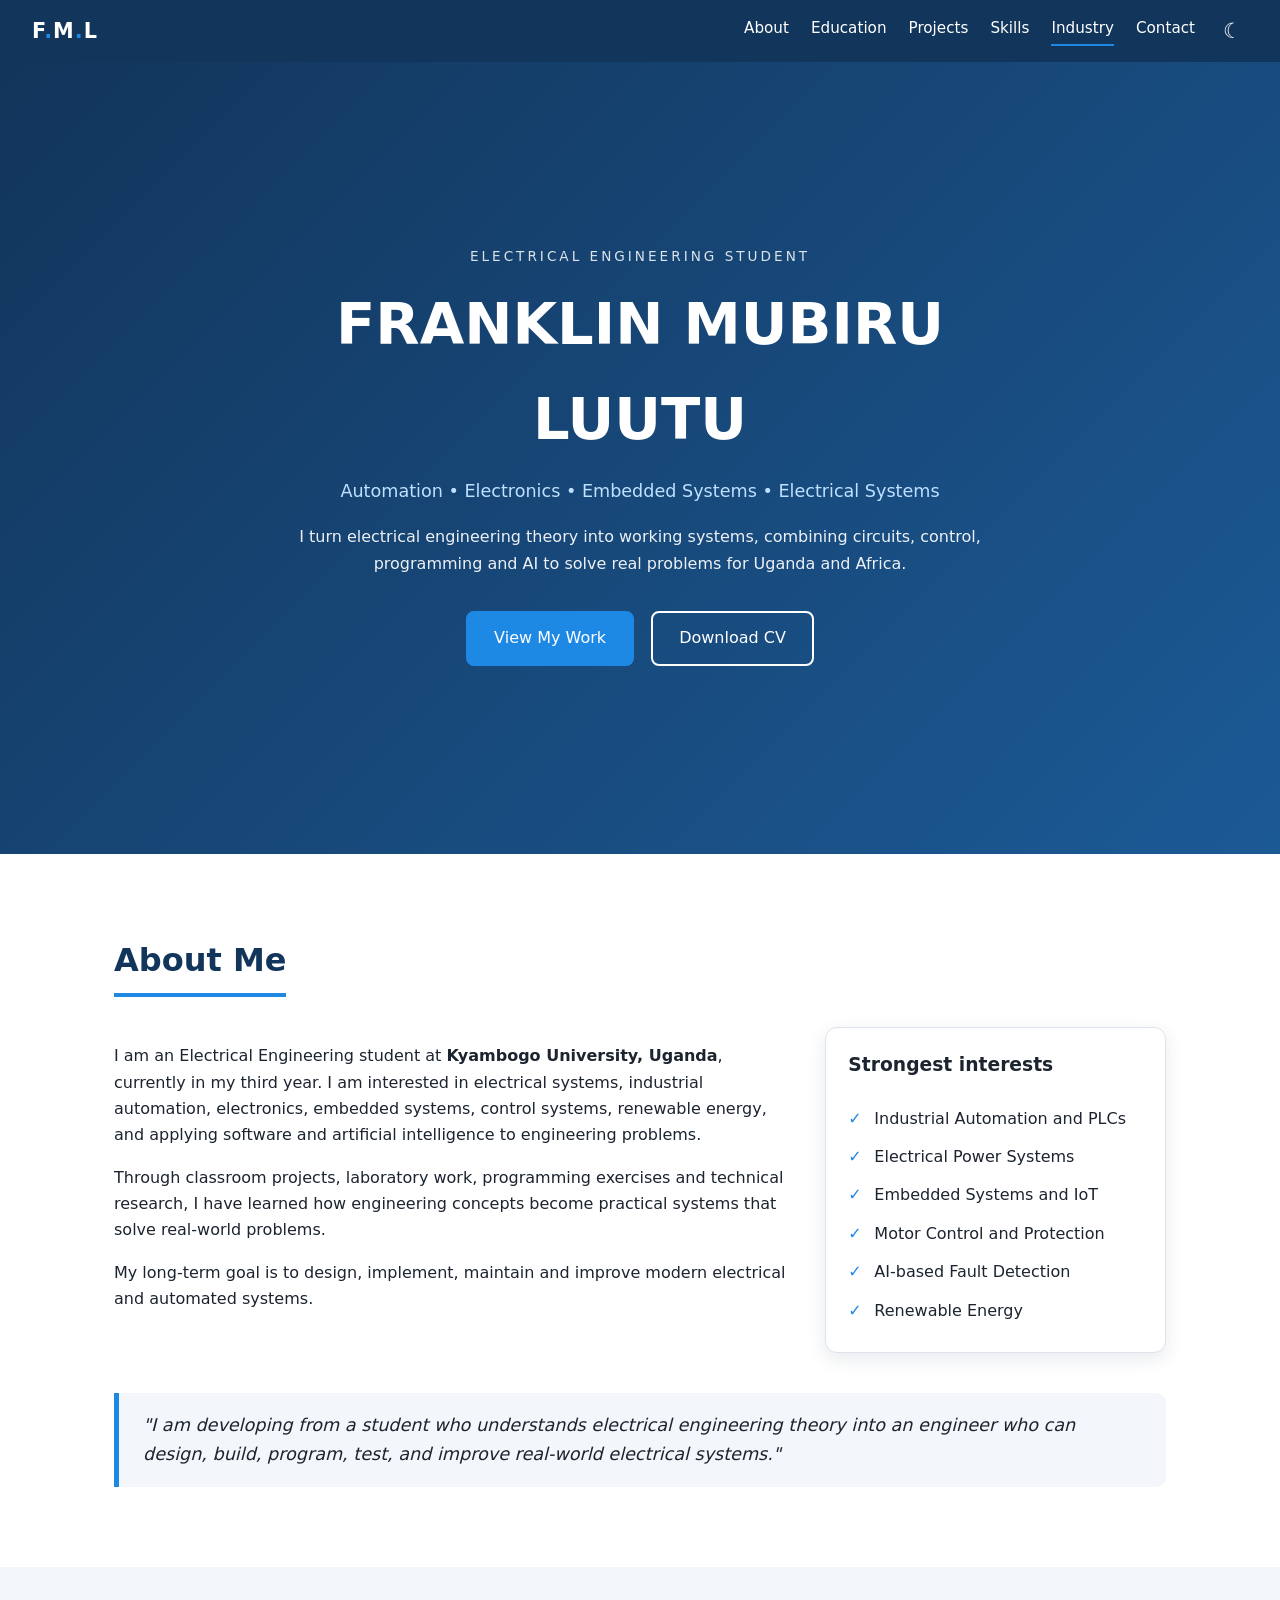
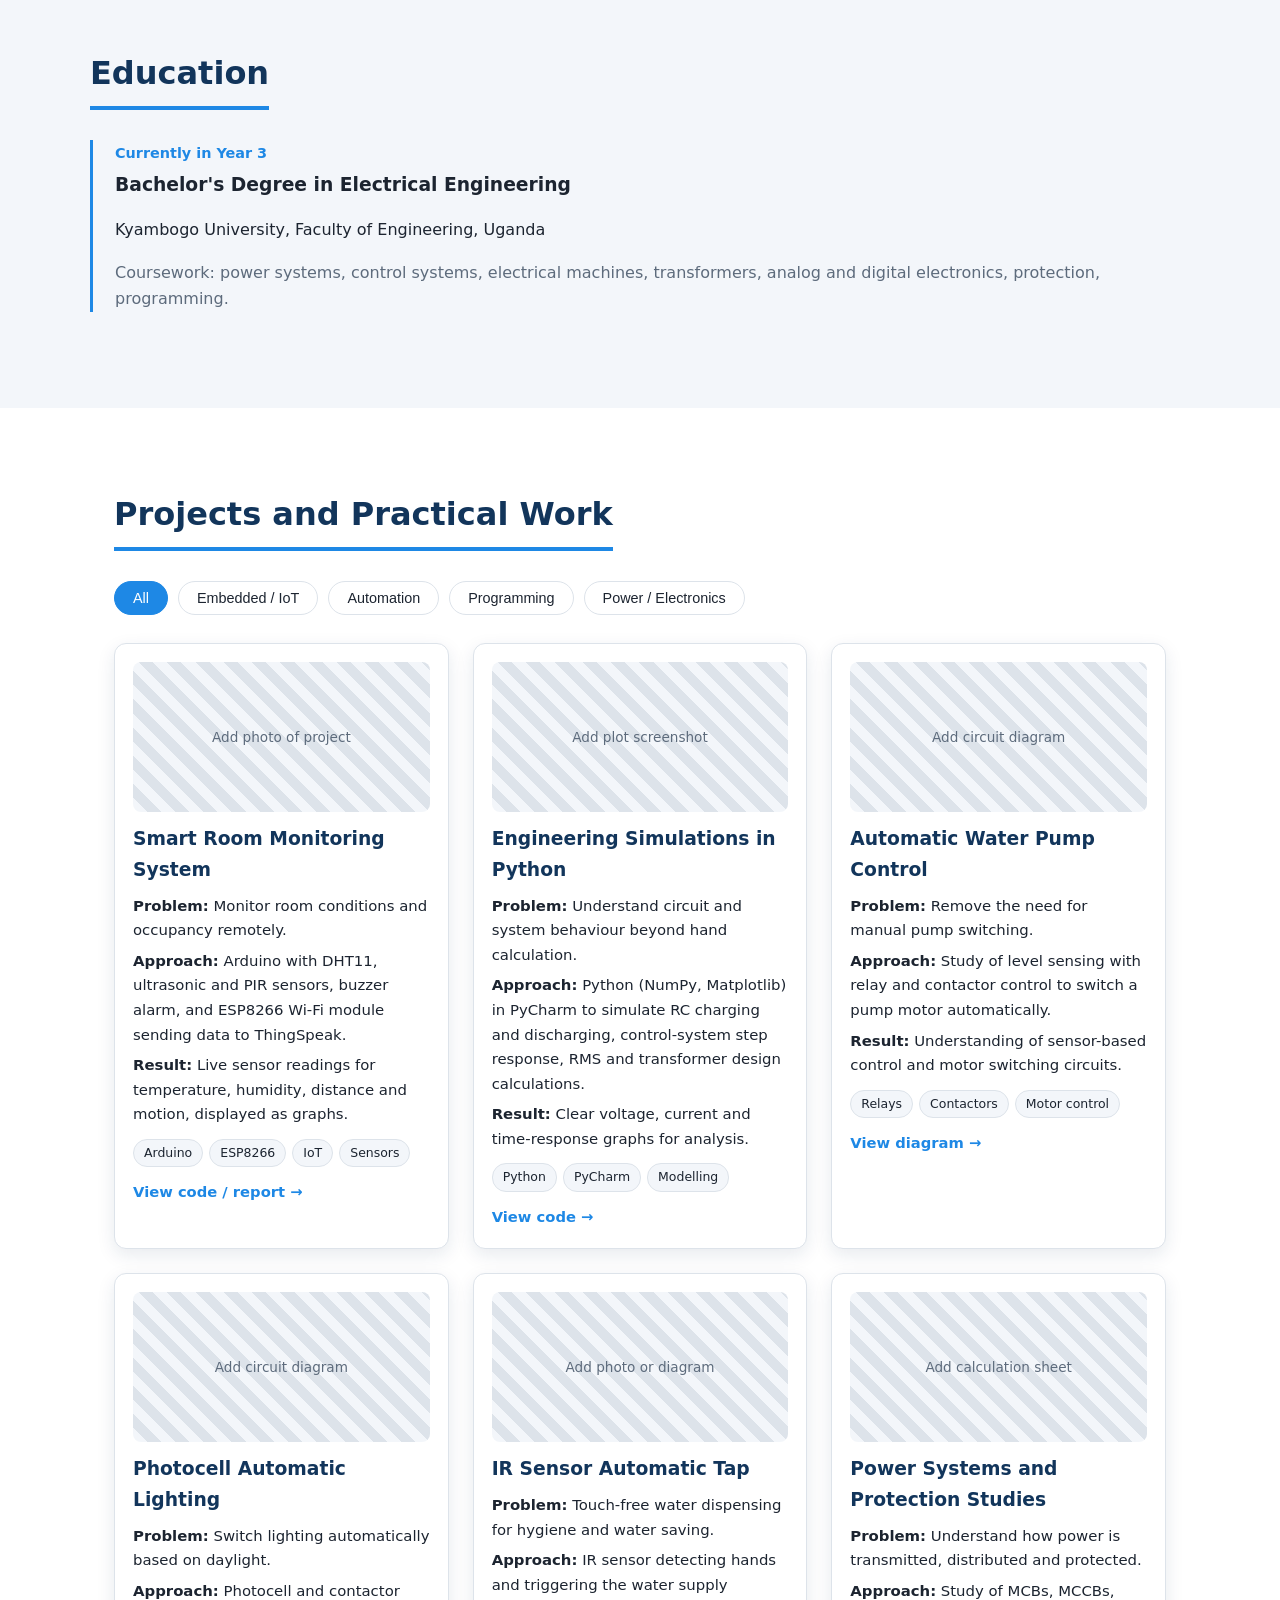
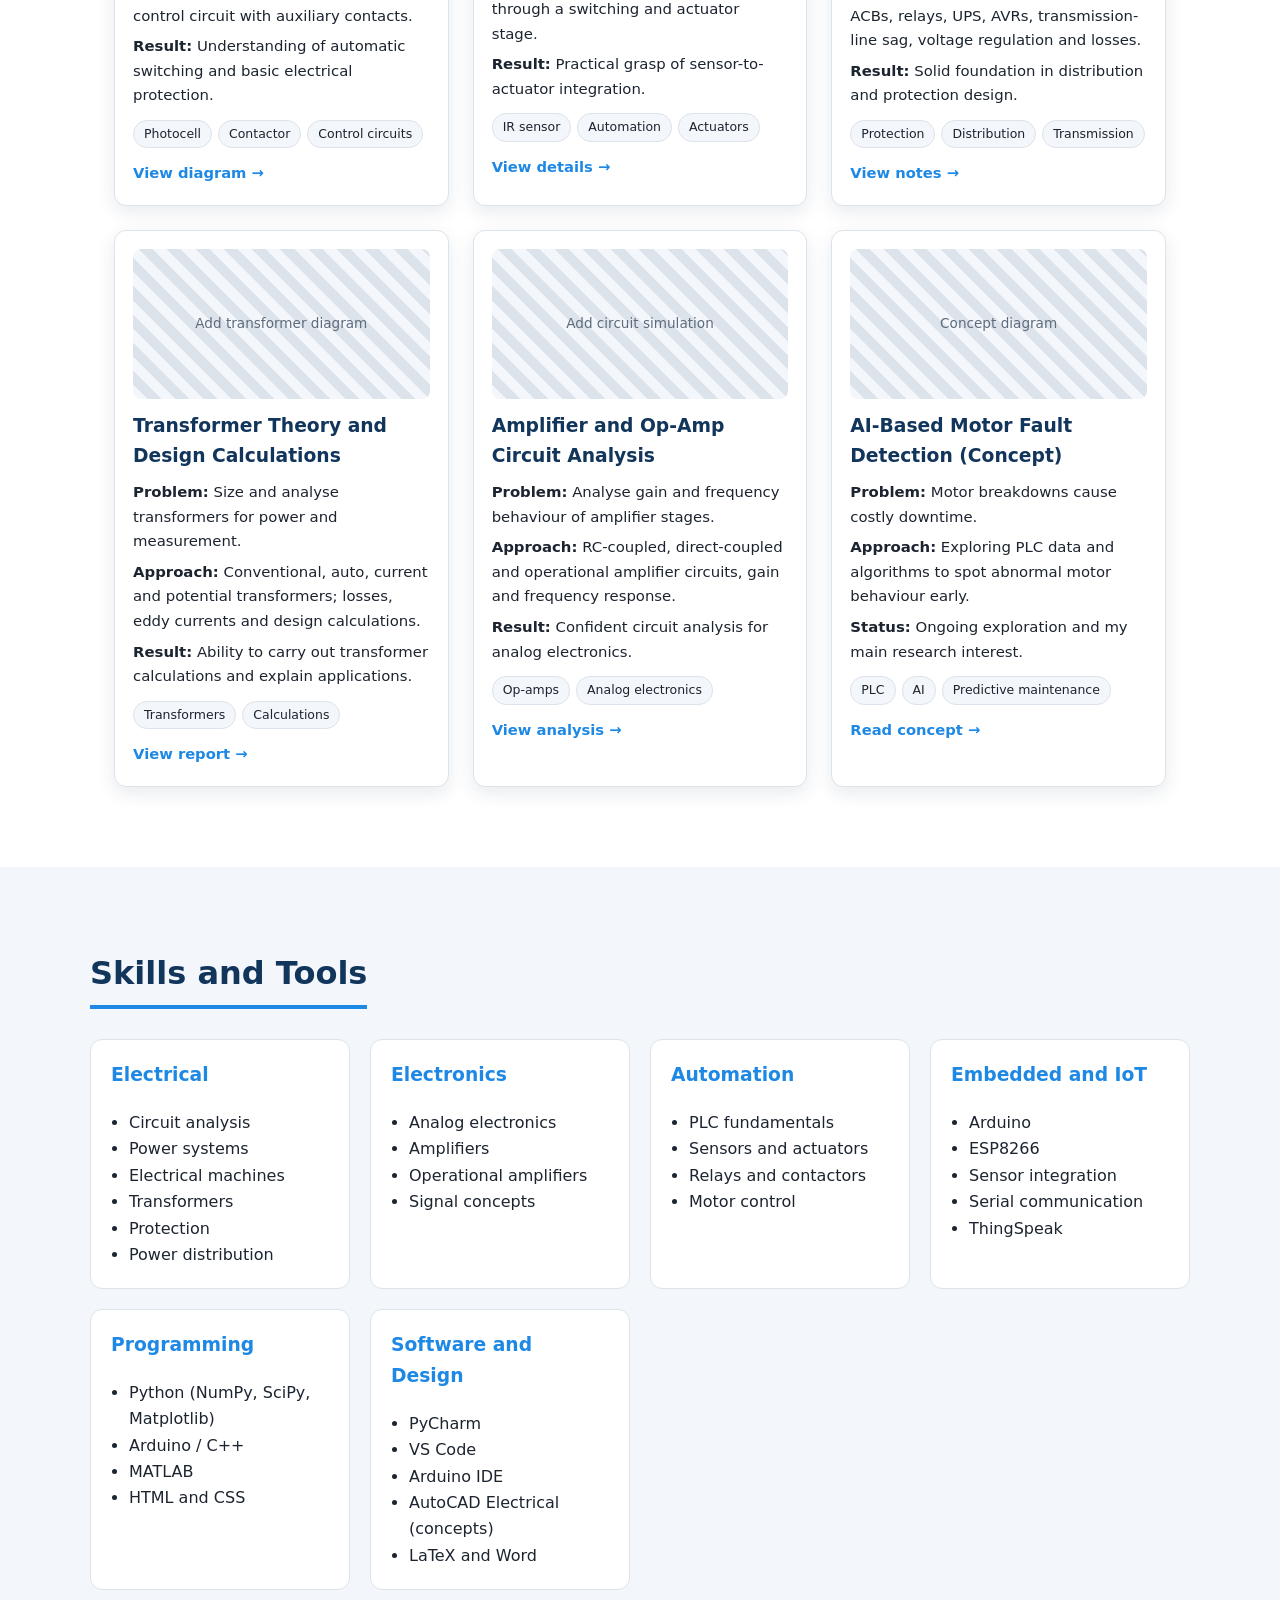
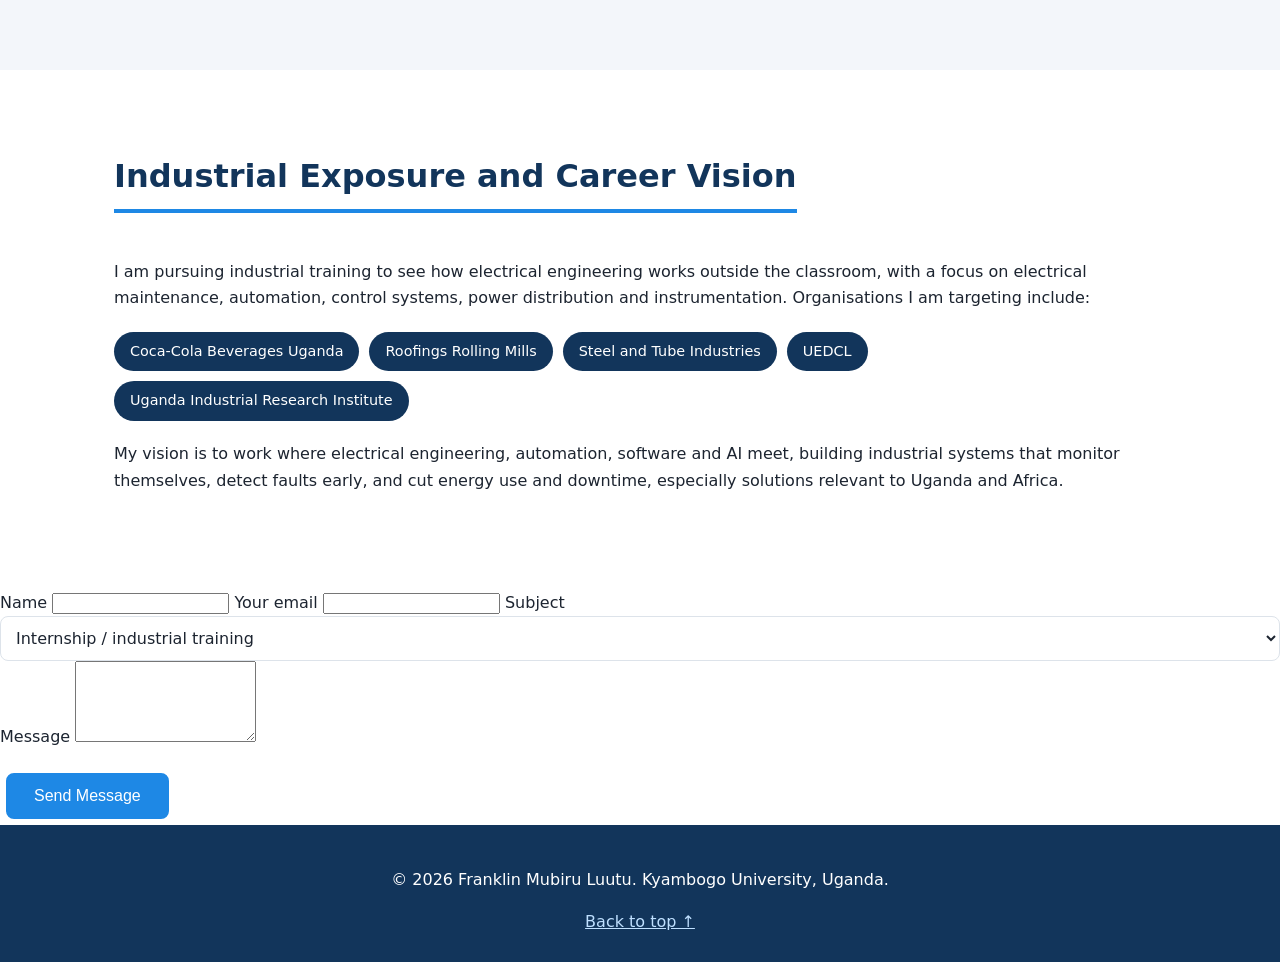
<file: index.html>
<!DOCTYPE html>
<html lang="en">
<head>
  <meta charset="UTF-8">
  <meta name="viewport" content="width=device-width, initial-scale=1">
  <meta name="description" content="Portfolio of Franklin Mubiru Luutu, Electrical Engineering student at Kyambogo University focused on automation, electronics, embedded systems and electrical systems.">
  <title>Franklin Mubiru Luutu | Electrical Engineering Portfolio</title>
  <link rel="stylesheet" href="style.css">
</head>
<body>

  <header class="navbar" id="top">
    <a href="#top" class="logo">F<span>.</span>M<span>.</span>L</a>
    <button class="menu-btn" id="menuBtn" aria-label="Toggle menu" aria-expanded="false">&#9776;</button>
    <nav id="nav">
      <a href="#about">About</a>
      <a href="#education">Education</a>
      <a href="#projects">Projects</a>
      <a href="#skills">Skills</a>
      <a href="#industry">Industry</a>
      <a href="#contact">Contact</a>
      <button class="theme-btn" id="themeBtn" aria-label="Toggle dark mode">&#9790;</button>
    </nav>
  </header>

  <main>

    <!-- HERO -->
    <section class="hero">
      <div class="hero-inner reveal">
        <p class="eyebrow">Electrical Engineering Student</p>
        <h1>FRANKLIN MUBIRU LUUTU</h1>
        <p class="tagline">Automation &bull; Electronics &bull; Embedded Systems &bull; Electrical Systems</p>
        <p class="hero-text">I turn electrical engineering theory into working systems, combining circuits, control, programming and AI to solve real problems for Uganda and Africa.</p>
        <div class="hero-actions">
          <a class="btn" href="#projects">View My Work</a>
          <a class="btn btn-outline" href="cv.pdf" download>Download CV</a>
        </div>
      </div>
    </section>

    <!-- ABOUT -->
    <section id="about" class="section">
      <h2 class="reveal">About Me</h2>
      <div class="about-grid reveal">
        <div>
          <p>I am an Electrical Engineering student at <strong>Kyambogo University, Uganda</strong>, currently in my third year. I am interested in electrical systems, industrial automation, electronics, embedded systems, control systems, renewable energy, and applying software and artificial intelligence to engineering problems.</p>
          <p>Through classroom projects, laboratory work, programming exercises and technical research, I have learned how engineering concepts become practical systems that solve real-world problems.</p>
          <p>My long-term goal is to design, implement, maintain and improve modern electrical and automated systems.</p>
        </div>
        <aside class="highlight-card">
          <h3>Strongest interests</h3>
          <ul class="checklist">
            <li>Industrial Automation and PLCs</li>
            <li>Electrical Power Systems</li>
            <li>Embedded Systems and IoT</li>
            <li>Motor Control and Protection</li>
            <li>AI-based Fault Detection</li>
            <li>Renewable Energy</li>
          </ul>
        </aside>
      </div>
      <blockquote class="statement reveal">
        "I am developing from a student who understands electrical engineering theory into an engineer who can design, build, program, test, and improve real-world electrical systems."
      </blockquote>
    </section>

    <!-- EDUCATION -->
    <section id="education" class="section alt">
      <h2 class="reveal">Education</h2>
      <div class="timeline reveal">
        <div class="timeline-item">
          <span class="date">Currently in Year 3</span>
          <h3>Bachelor's Degree in Electrical Engineering</h3>
          <p>Kyambogo University, Faculty of Engineering, Uganda</p>
          <p class="muted">Coursework: power systems, control systems, electrical machines, transformers, analog and digital electronics, protection, programming.</p>
        </div>
      </div>
    </section>

    <!-- PROJECTS -->
    <section id="projects" class="section">
      <h2 class="reveal">Projects and Practical Work</h2>

      <div class="filters reveal" id="filters">
        <button class="filter active" data-filter="all">All</button>
        <button class="filter" data-filter="embedded">Embedded / IoT</button>
        <button class="filter" data-filter="automation">Automation</button>
        <button class="filter" data-filter="software">Programming</button>
        <button class="filter" data-filter="power">Power / Electronics</button>
      </div>

      <div class="grid" id="projectGrid">

        <article class="card reveal" data-cat="embedded">
          <div class="card-img">Add photo of project</div>
          <h3>Smart Room Monitoring System</h3>
          <p><strong>Problem:</strong> Monitor room conditions and occupancy remotely.</p>
          <p><strong>Approach:</strong> Arduino with DHT11, ultrasonic and PIR sensors, buzzer alarm, and ESP8266 Wi-Fi module sending data to ThingSpeak.</p>
          <p><strong>Result:</strong> Live sensor readings for temperature, humidity, distance and motion, displayed as graphs.</p>
          <div class="tags"><span>Arduino</span><span>ESP8266</span><span>IoT</span><span>Sensors</span></div>
          <a href="#" class="link">View code / report &rarr;</a>
        </article>

        <article class="card reveal" data-cat="software">
          <div class="card-img">Add plot screenshot</div>
          <h3>Engineering Simulations in Python</h3>
          <p><strong>Problem:</strong> Understand circuit and system behaviour beyond hand calculation.</p>
          <p><strong>Approach:</strong> Python (NumPy, Matplotlib) in PyCharm to simulate RC charging and discharging, control-system step response, RMS and transformer design calculations.</p>
          <p><strong>Result:</strong> Clear voltage, current and time-response graphs for analysis.</p>
          <div class="tags"><span>Python</span><span>PyCharm</span><span>Modelling</span></div>
          <a href="#" class="link">View code &rarr;</a>
        </article>

        <article class="card reveal" data-cat="automation">
          <div class="card-img">Add circuit diagram</div>
          <h3>Automatic Water Pump Control</h3>
          <p><strong>Problem:</strong> Remove the need for manual pump switching.</p>
          <p><strong>Approach:</strong> Study of level sensing with relay and contactor control to switch a pump motor automatically.</p>
          <p><strong>Result:</strong> Understanding of sensor-based control and motor switching circuits.</p>
          <div class="tags"><span>Relays</span><span>Contactors</span><span>Motor control</span></div>
          <a href="#" class="link">View diagram &rarr;</a>
        </article>

        <article class="card reveal" data-cat="automation">
          <div class="card-img">Add circuit diagram</div>
          <h3>Photocell Automatic Lighting</h3>
          <p><strong>Problem:</strong> Switch lighting automatically based on daylight.</p>
          <p><strong>Approach:</strong> Photocell and contactor control circuit with auxiliary contacts.</p>
          <p><strong>Result:</strong> Understanding of automatic switching and basic electrical protection.</p>
          <div class="tags"><span>Photocell</span><span>Contactor</span><span>Control circuits</span></div>
          <a href="#" class="link">View diagram &rarr;</a>
        </article>

        <article class="card reveal" data-cat="automation embedded">
          <div class="card-img">Add photo or diagram</div>
          <h3>IR Sensor Automatic Tap</h3>
          <p><strong>Problem:</strong> Touch-free water dispensing for hygiene and water saving.</p>
          <p><strong>Approach:</strong> IR sensor detecting hands and triggering the water supply through a switching and actuator stage.</p>
          <p><strong>Result:</strong> Practical grasp of sensor-to-actuator integration.</p>
          <div class="tags"><span>IR sensor</span><span>Automation</span><span>Actuators</span></div>
          <a href="#" class="link">View details &rarr;</a>
        </article>

        <article class="card reveal" data-cat="power">
          <div class="card-img">Add calculation sheet</div>
          <h3>Power Systems and Protection Studies</h3>
          <p><strong>Problem:</strong> Understand how power is transmitted, distributed and protected.</p>
          <p><strong>Approach:</strong> Study of MCBs, MCCBs, ACBs, relays, UPS, AVRs, transmission-line sag, voltage regulation and losses.</p>
          <p><strong>Result:</strong> Solid foundation in distribution and protection design.</p>
          <div class="tags"><span>Protection</span><span>Distribution</span><span>Transmission</span></div>
          <a href="#" class="link">View notes &rarr;</a>
        </article>

        <article class="card reveal" data-cat="power">
          <div class="card-img">Add transformer diagram</div>
          <h3>Transformer Theory and Design Calculations</h3>
          <p><strong>Problem:</strong> Size and analyse transformers for power and measurement.</p>
          <p><strong>Approach:</strong> Conventional, auto, current and potential transformers; losses, eddy currents and design calculations.</p>
          <p><strong>Result:</strong> Ability to carry out transformer calculations and explain applications.</p>
          <div class="tags"><span>Transformers</span><span>Calculations</span></div>
          <a href="#" class="link">View report &rarr;</a>
        </article>

        <article class="card reveal" data-cat="power">
          <div class="card-img">Add circuit simulation</div>
          <h3>Amplifier and Op-Amp Circuit Analysis</h3>
          <p><strong>Problem:</strong> Analyse gain and frequency behaviour of amplifier stages.</p>
          <p><strong>Approach:</strong> RC-coupled, direct-coupled and operational amplifier circuits, gain and frequency response.</p>
          <p><strong>Result:</strong> Confident circuit analysis for analog electronics.</p>
          <div class="tags"><span>Op-amps</span><span>Analog electronics</span></div>
          <a href="#" class="link">View analysis &rarr;</a>
        </article>

        <article class="card reveal" data-cat="software automation">
          <div class="card-img">Concept diagram</div>
          <h3>AI-Based Motor Fault Detection (Concept)</h3>
          <p><strong>Problem:</strong> Motor breakdowns cause costly downtime.</p>
          <p><strong>Approach:</strong> Exploring PLC data and algorithms to spot abnormal motor behaviour early.</p>
          <p><strong>Status:</strong> Ongoing exploration and my main research interest.</p>
          <div class="tags"><span>PLC</span><span>AI</span><span>Predictive maintenance</span></div>
          <a href="#" class="link">Read concept &rarr;</a>
        </article>

      </div>
    </section>

    <!-- SKILLS -->
    <section id="skills" class="section alt">
      <h2 class="reveal">Skills and Tools</h2>
      <div class="skill-grid">
        <div class="skill-box reveal">
          <h3>Electrical</h3>
          <ul><li>Circuit analysis</li><li>Power systems</li><li>Electrical machines</li><li>Transformers</li><li>Protection</li><li>Power distribution</li></ul>
        </div>
        <div class="skill-box reveal">
          <h3>Electronics</h3>
          <ul><li>Analog electronics</li><li>Amplifiers</li><li>Operational amplifiers</li><li>Signal concepts</li></ul>
        </div>
        <div class="skill-box reveal">
          <h3>Automation</h3>
          <ul><li>PLC fundamentals</li><li>Sensors and actuators</li><li>Relays and contactors</li><li>Motor control</li></ul>
        </div>
        <div class="skill-box reveal">
          <h3>Embedded and IoT</h3>
          <ul><li>Arduino</li><li>ESP8266</li><li>Sensor integration</li><li>Serial communication</li><li>ThingSpeak</li></ul>
        </div>
        <div class="skill-box reveal">
          <h3>Programming</h3>
          <ul><li>Python (NumPy, SciPy, Matplotlib)</li><li>Arduino / C++</li><li>MATLAB</li><li>HTML and CSS</li></ul>
        </div>
        <div class="skill-box reveal">
          <h3>Software and Design</h3>
          <ul><li>PyCharm</li><li>VS Code</li><li>Arduino IDE</li><li>AutoCAD Electrical (concepts)</li><li>LaTeX and Word</li></ul>
        </div>
      </div>
    </section>

    <!-- INDUSTRY -->
    <section id="industry" class="section">
      <h2 class="reveal">Industrial Exposure and Career Vision</h2>
      <p class="reveal">I am pursuing industrial training to see how electrical engineering works outside the classroom, with a focus on electrical maintenance, automation, control systems, power distribution and instrumentation. Organisations I am targeting include:</p>
      <div class="chips reveal">
        <span>Coca-Cola Beverages Uganda</span>
        <span>Roofings Rolling Mills</span>
        <span>Steel and Tube Industries</span>
        <span>UEDCL</span>
        <span>Uganda Industrial Research Institute</span>
      </div>
      <p class="reveal">My vision is to work where electrical engineering, automation, software and AI meet, building industrial systems that monitor themselves, detect faults early, and cut energy use and downtime, especially solutions relevant to Uganda and Africa.</p>
    </section>

    <!-- CONTACT -->
   <form id="contactForm" action="https://formspree.io/f/xnpjdrvv" method="POST" novalidate>
  <label for="name">Name</label>
  <input id="name" name="name" type="text" autocomplete="name" required>

  <label for="email">Your email</label>
  <input id="email" name="email" type="email" autocomplete="email" required>

  <label for="subject">Subject</label>
  <select id="subject" name="subject">
    <option>Internship / industrial training</option>
    <option>Collaboration</option>
    <option>Project question</option>
    <option>Other</option>
  </select>

  <label for="message">Message</label>
  <textarea id="message" name="message" rows="5" required></textarea>

  <!-- Spam trap: real visitors never see this -->
  <input type="text" name="_gotcha" class="hp" tabindex="-1" autocomplete="off" aria-hidden="true">

  <p class="form-msg" id="formMsg" role="alert"></p>
  <button class="btn" type="submit" id="submitBtn">Send Message</button>
</form>

  </main>

  <footer>
    <p>&copy; <span id="year"></span> Franklin Mubiru Luutu. Kyambogo University, Uganda.</p>
    <a href="#top">Back to top &uarr;</a>
  </footer>

  <script src="script.js"></script>
</body>
</html>
</file>
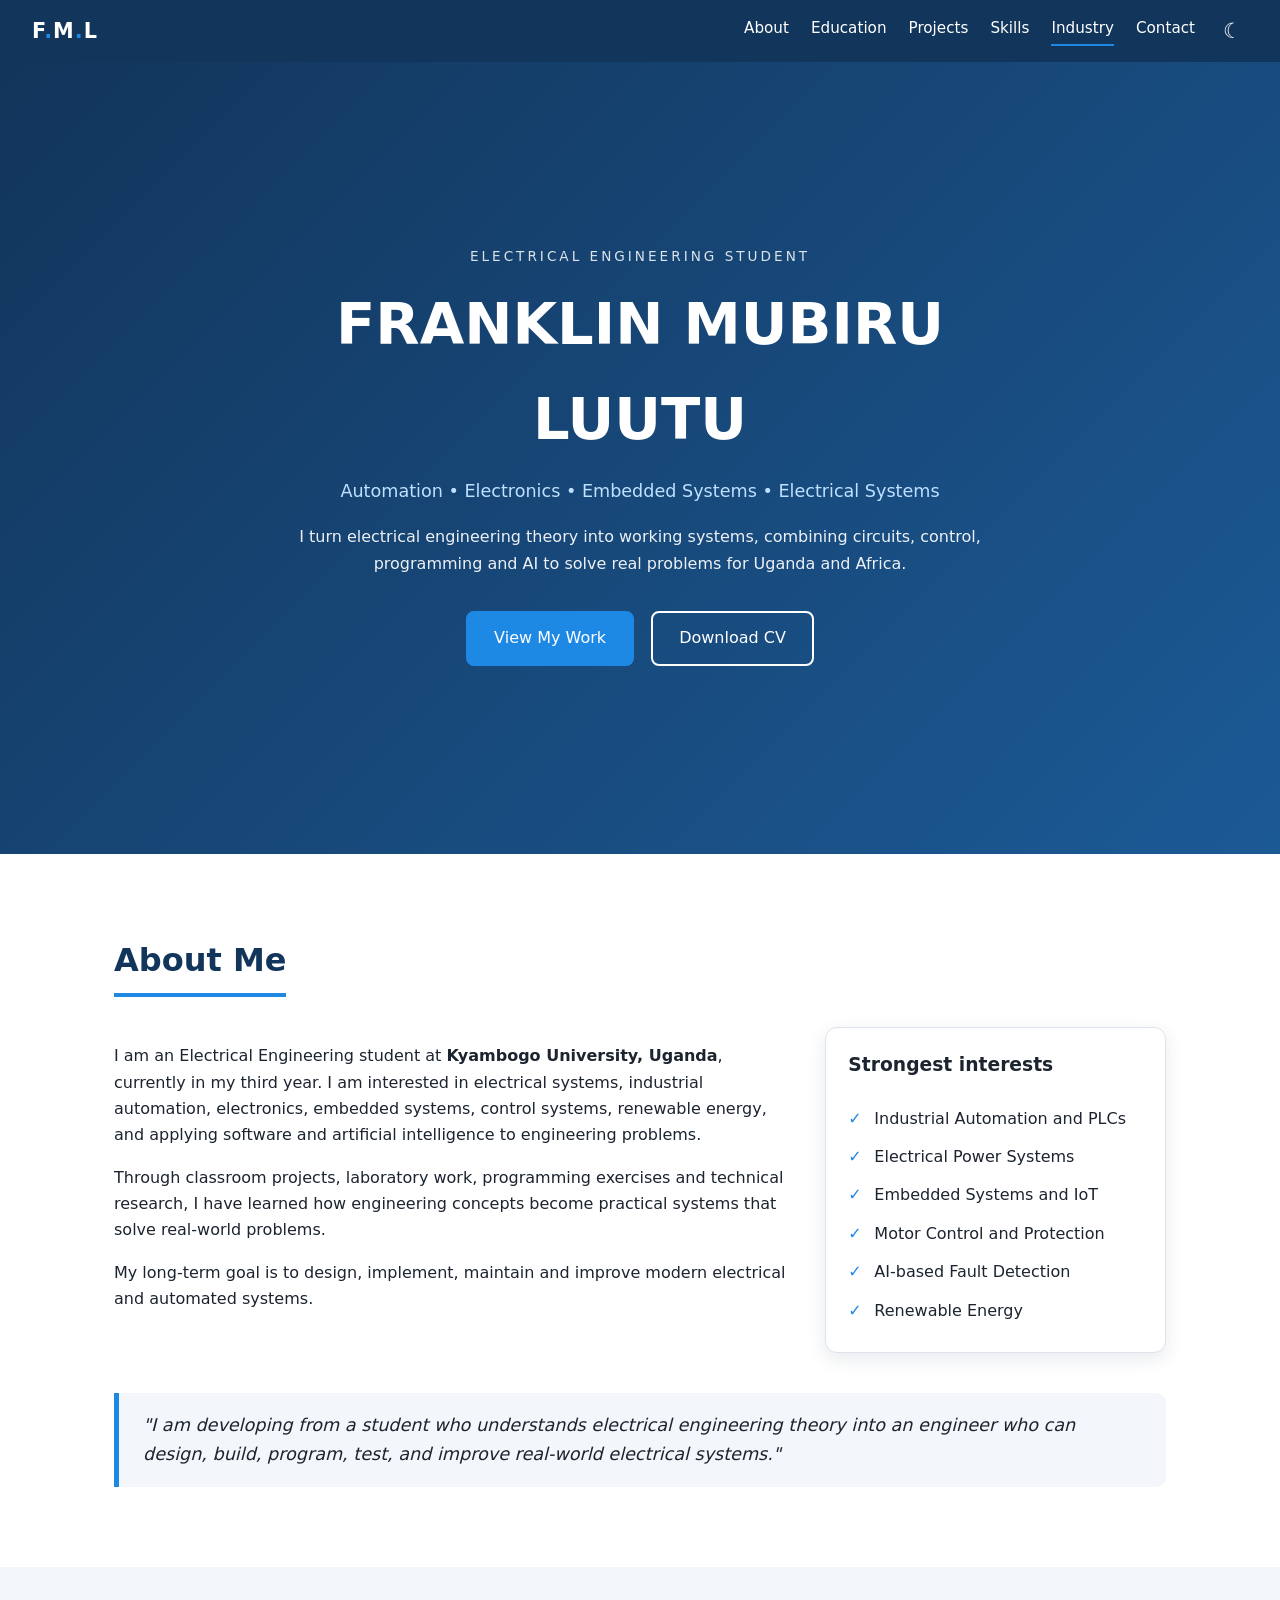
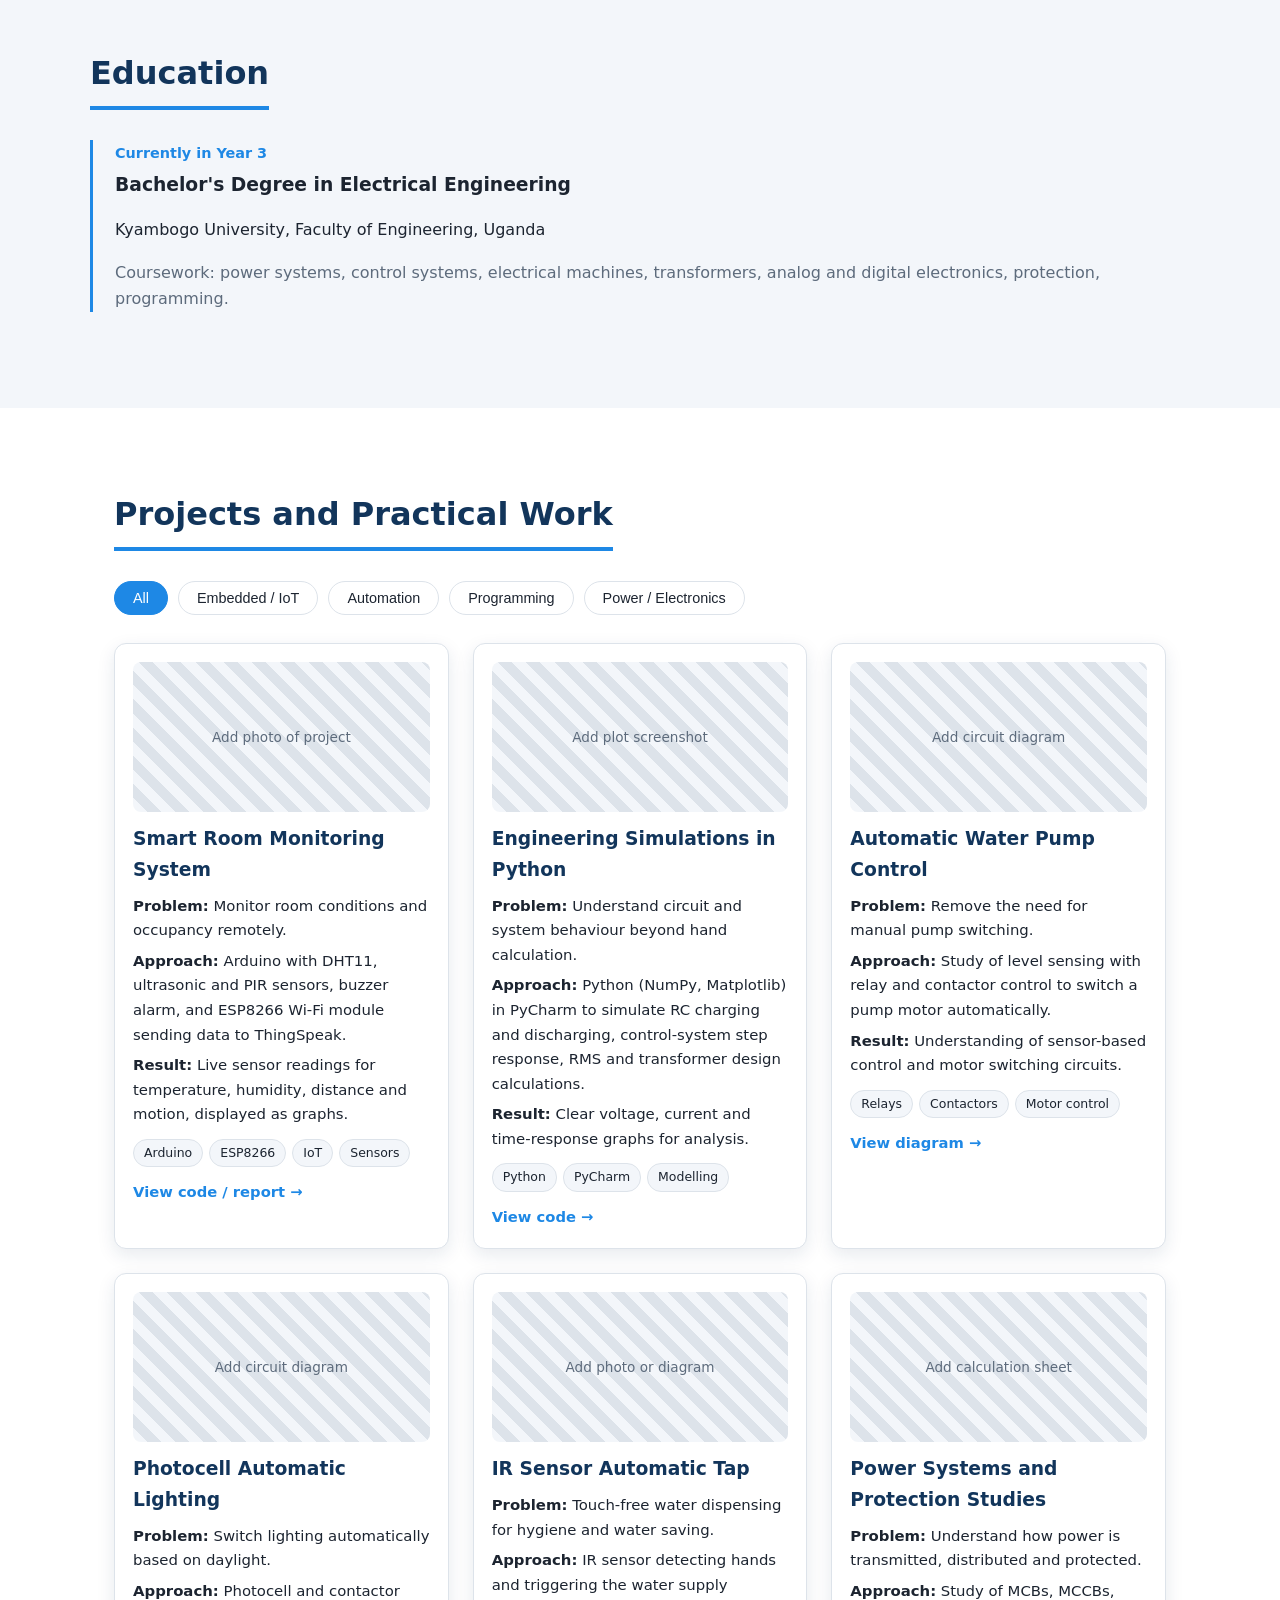
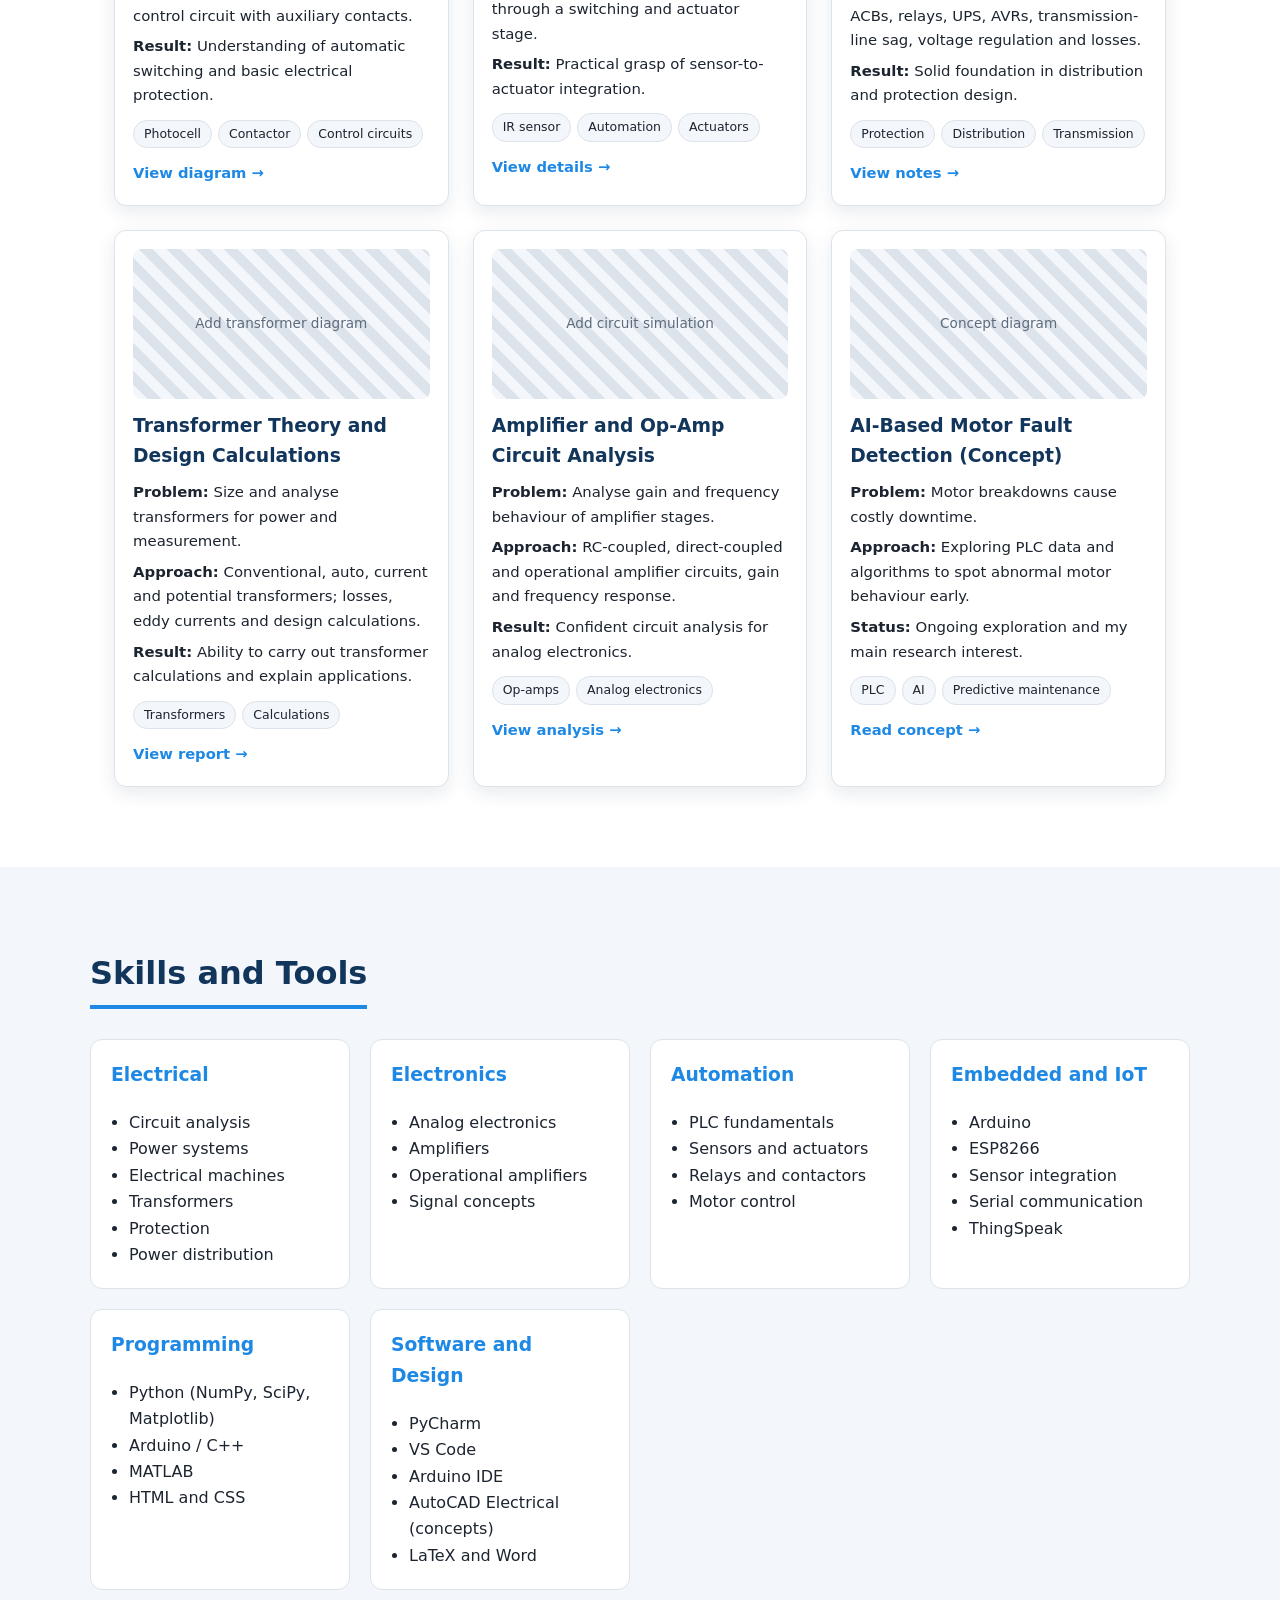
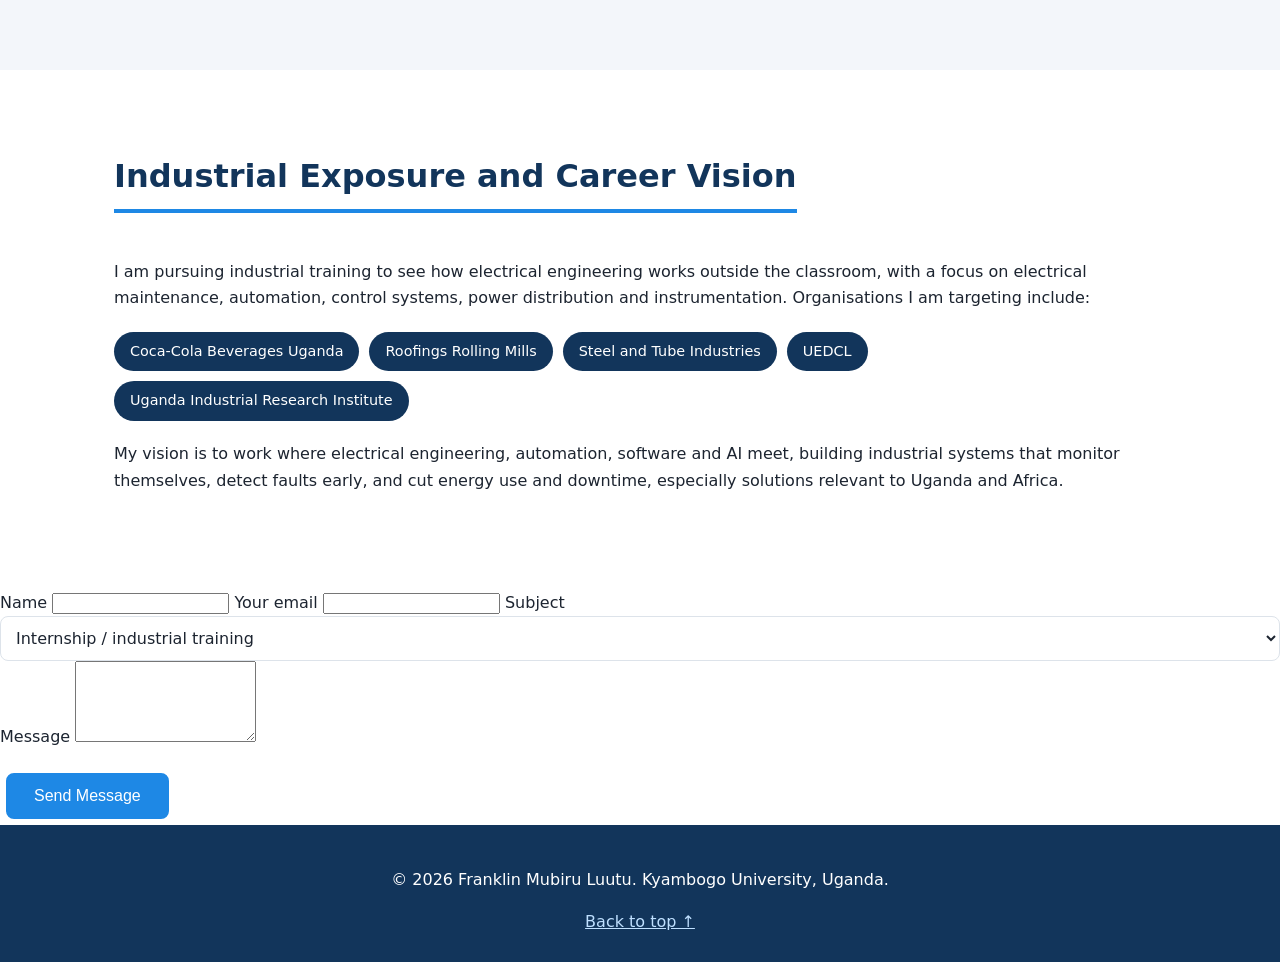
<file: portfolio.html>
<!DOCTYPE html>
<html lang="en">
<head>
  <meta charset="UTF-8">
  <meta name="viewport" content="width=device-width, initial-scale=1">
  <meta name="description" content="Portfolio of Franklin Mubiru Luutu, Electrical Engineering student at Kyambogo University focused on automation, electronics, embedded systems and electrical systems.">
  <title>Franklin Mubiru Luutu | Electrical Engineering Portfolio</title>
  <link rel="stylesheet" href="style.css">
</head>
<body>

  <header class="navbar" id="top">
    <a href="#top" class="logo">F<span>.</span>M<span>.</span>L</a>
    <button class="menu-btn" id="menuBtn" aria-label="Toggle menu" aria-expanded="false">&#9776;</button>
    <nav id="nav">
      <a href="#about">About</a>
      <a href="#education">Education</a>
      <a href="#projects">Projects</a>
      <a href="#skills">Skills</a>
      <a href="#industry">Industry</a>
      <a href="#contact">Contact</a>
      <button class="theme-btn" id="themeBtn" aria-label="Toggle dark mode">&#9790;</button>
    </nav>
  </header>

  <main>

    <!-- HERO -->
    <section class="hero">
      <div class="hero-inner reveal">
        <p class="eyebrow">Electrical Engineering Student</p>
        <h1>FRANKLIN MUBIRU LUUTU</h1>
        <p class="tagline">Automation &bull; Electronics &bull; Embedded Systems &bull; Electrical Systems</p>
        <p class="hero-text">I turn electrical engineering theory into working systems, combining circuits, control, programming and AI to solve real problems for Uganda and Africa.</p>
        <div class="hero-actions">
          <a class="btn" href="#projects">View My Work</a>
          <a class="btn btn-outline" href="cv.pdf" download>Download CV</a>
        </div>
      </div>
    </section>

    <!-- ABOUT -->
    <section id="about" class="section">
      <h2 class="reveal">About Me</h2>
      <div class="about-grid reveal">
        <div>
          <p>I am an Electrical Engineering student at <strong>Kyambogo University, Uganda</strong>, currently in my third year. I am interested in electrical systems, industrial automation, electronics, embedded systems, control systems, renewable energy, and applying software and artificial intelligence to engineering problems.</p>
          <p>Through classroom projects, laboratory work, programming exercises and technical research, I have learned how engineering concepts become practical systems that solve real-world problems.</p>
          <p>My long-term goal is to design, implement, maintain and improve modern electrical and automated systems.</p>
        </div>
        <aside class="highlight-card">
          <h3>Strongest interests</h3>
          <ul class="checklist">
            <li>Industrial Automation and PLCs</li>
            <li>Electrical Power Systems</li>
            <li>Embedded Systems and IoT</li>
            <li>Motor Control and Protection</li>
            <li>AI-based Fault Detection</li>
            <li>Renewable Energy</li>
          </ul>
        </aside>
      </div>
      <blockquote class="statement reveal">
        "I am developing from a student who understands electrical engineering theory into an engineer who can design, build, program, test, and improve real-world electrical systems."
      </blockquote>
    </section>

    <!-- EDUCATION -->
    <section id="education" class="section alt">
      <h2 class="reveal">Education</h2>
      <div class="timeline reveal">
        <div class="timeline-item">
          <span class="date">Currently in Year 3</span>
          <h3>Bachelor's Degree in Electrical Engineering</h3>
          <p>Kyambogo University, Faculty of Engineering, Uganda</p>
          <p class="muted">Coursework: power systems, control systems, electrical machines, transformers, analog and digital electronics, protection, programming.</p>
        </div>
      </div>
    </section>

    <!-- PROJECTS -->
    <section id="projects" class="section">
      <h2 class="reveal">Projects and Practical Work</h2>

      <div class="filters reveal" id="filters">
        <button class="filter active" data-filter="all">All</button>
        <button class="filter" data-filter="embedded">Embedded / IoT</button>
        <button class="filter" data-filter="automation">Automation</button>
        <button class="filter" data-filter="software">Programming</button>
        <button class="filter" data-filter="power">Power / Electronics</button>
      </div>

      <div class="grid" id="projectGrid">

        <article class="card reveal" data-cat="embedded">
          <div class="card-img">Add photo of project</div>
          <h3>Smart Room Monitoring System</h3>
          <p><strong>Problem:</strong> Monitor room conditions and occupancy remotely.</p>
          <p><strong>Approach:</strong> Arduino with DHT11, ultrasonic and PIR sensors, buzzer alarm, and ESP8266 Wi-Fi module sending data to ThingSpeak.</p>
          <p><strong>Result:</strong> Live sensor readings for temperature, humidity, distance and motion, displayed as graphs.</p>
          <div class="tags"><span>Arduino</span><span>ESP8266</span><span>IoT</span><span>Sensors</span></div>
          <a href="#" class="link">View code / report &rarr;</a>
        </article>

        <article class="card reveal" data-cat="software">
          <div class="card-img">Add plot screenshot</div>
          <h3>Engineering Simulations in Python</h3>
          <p><strong>Problem:</strong> Understand circuit and system behaviour beyond hand calculation.</p>
          <p><strong>Approach:</strong> Python (NumPy, Matplotlib) in PyCharm to simulate RC charging and discharging, control-system step response, RMS and transformer design calculations.</p>
          <p><strong>Result:</strong> Clear voltage, current and time-response graphs for analysis.</p>
          <div class="tags"><span>Python</span><span>PyCharm</span><span>Modelling</span></div>
          <a href="#" class="link">View code &rarr;</a>
        </article>

        <article class="card reveal" data-cat="automation">
          <div class="card-img">Add circuit diagram</div>
          <h3>Automatic Water Pump Control</h3>
          <p><strong>Problem:</strong> Remove the need for manual pump switching.</p>
          <p><strong>Approach:</strong> Study of level sensing with relay and contactor control to switch a pump motor automatically.</p>
          <p><strong>Result:</strong> Understanding of sensor-based control and motor switching circuits.</p>
          <div class="tags"><span>Relays</span><span>Contactors</span><span>Motor control</span></div>
          <a href="#" class="link">View diagram &rarr;</a>
        </article>

        <article class="card reveal" data-cat="automation">
          <div class="card-img">Add circuit diagram</div>
          <h3>Photocell Automatic Lighting</h3>
          <p><strong>Problem:</strong> Switch lighting automatically based on daylight.</p>
          <p><strong>Approach:</strong> Photocell and contactor control circuit with auxiliary contacts.</p>
          <p><strong>Result:</strong> Understanding of automatic switching and basic electrical protection.</p>
          <div class="tags"><span>Photocell</span><span>Contactor</span><span>Control circuits</span></div>
          <a href="#" class="link">View diagram &rarr;</a>
        </article>

        <article class="card reveal" data-cat="automation embedded">
          <div class="card-img">Add photo or diagram</div>
          <h3>IR Sensor Automatic Tap</h3>
          <p><strong>Problem:</strong> Touch-free water dispensing for hygiene and water saving.</p>
          <p><strong>Approach:</strong> IR sensor detecting hands and triggering the water supply through a switching and actuator stage.</p>
          <p><strong>Result:</strong> Practical grasp of sensor-to-actuator integration.</p>
          <div class="tags"><span>IR sensor</span><span>Automation</span><span>Actuators</span></div>
          <a href="#" class="link">View details &rarr;</a>
        </article>

        <article class="card reveal" data-cat="power">
          <div class="card-img">Add calculation sheet</div>
          <h3>Power Systems and Protection Studies</h3>
          <p><strong>Problem:</strong> Understand how power is transmitted, distributed and protected.</p>
          <p><strong>Approach:</strong> Study of MCBs, MCCBs, ACBs, relays, UPS, AVRs, transmission-line sag, voltage regulation and losses.</p>
          <p><strong>Result:</strong> Solid foundation in distribution and protection design.</p>
          <div class="tags"><span>Protection</span><span>Distribution</span><span>Transmission</span></div>
          <a href="#" class="link">View notes &rarr;</a>
        </article>

        <article class="card reveal" data-cat="power">
          <div class="card-img">Add transformer diagram</div>
          <h3>Transformer Theory and Design Calculations</h3>
          <p><strong>Problem:</strong> Size and analyse transformers for power and measurement.</p>
          <p><strong>Approach:</strong> Conventional, auto, current and potential transformers; losses, eddy currents and design calculations.</p>
          <p><strong>Result:</strong> Ability to carry out transformer calculations and explain applications.</p>
          <div class="tags"><span>Transformers</span><span>Calculations</span></div>
          <a href="#" class="link">View report &rarr;</a>
        </article>

        <article class="card reveal" data-cat="power">
          <div class="card-img">Add circuit simulation</div>
          <h3>Amplifier and Op-Amp Circuit Analysis</h3>
          <p><strong>Problem:</strong> Analyse gain and frequency behaviour of amplifier stages.</p>
          <p><strong>Approach:</strong> RC-coupled, direct-coupled and operational amplifier circuits, gain and frequency response.</p>
          <p><strong>Result:</strong> Confident circuit analysis for analog electronics.</p>
          <div class="tags"><span>Op-amps</span><span>Analog electronics</span></div>
          <a href="#" class="link">View analysis &rarr;</a>
        </article>

        <article class="card reveal" data-cat="software automation">
          <div class="card-img">Concept diagram</div>
          <h3>AI-Based Motor Fault Detection (Concept)</h3>
          <p><strong>Problem:</strong> Motor breakdowns cause costly downtime.</p>
          <p><strong>Approach:</strong> Exploring PLC data and algorithms to spot abnormal motor behaviour early.</p>
          <p><strong>Status:</strong> Ongoing exploration and my main research interest.</p>
          <div class="tags"><span>PLC</span><span>AI</span><span>Predictive maintenance</span></div>
          <a href="#" class="link">Read concept &rarr;</a>
        </article>

      </div>
    </section>

    <!-- SKILLS -->
    <section id="skills" class="section alt">
      <h2 class="reveal">Skills and Tools</h2>
      <div class="skill-grid">
        <div class="skill-box reveal">
          <h3>Electrical</h3>
          <ul><li>Circuit analysis</li><li>Power systems</li><li>Electrical machines</li><li>Transformers</li><li>Protection</li><li>Power distribution</li></ul>
        </div>
        <div class="skill-box reveal">
          <h3>Electronics</h3>
          <ul><li>Analog electronics</li><li>Amplifiers</li><li>Operational amplifiers</li><li>Signal concepts</li></ul>
        </div>
        <div class="skill-box reveal">
          <h3>Automation</h3>
          <ul><li>PLC fundamentals</li><li>Sensors and actuators</li><li>Relays and contactors</li><li>Motor control</li></ul>
        </div>
        <div class="skill-box reveal">
          <h3>Embedded and IoT</h3>
          <ul><li>Arduino</li><li>ESP8266</li><li>Sensor integration</li><li>Serial communication</li><li>ThingSpeak</li></ul>
        </div>
        <div class="skill-box reveal">
          <h3>Programming</h3>
          <ul><li>Python (NumPy, SciPy, Matplotlib)</li><li>Arduino / C++</li><li>MATLAB</li><li>HTML and CSS</li></ul>
        </div>
        <div class="skill-box reveal">
          <h3>Software and Design</h3>
          <ul><li>PyCharm</li><li>VS Code</li><li>Arduino IDE</li><li>AutoCAD Electrical (concepts)</li><li>LaTeX and Word</li></ul>
        </div>
      </div>
    </section>

    <!-- INDUSTRY -->
    <section id="industry" class="section">
      <h2 class="reveal">Industrial Exposure and Career Vision</h2>
      <p class="reveal">I am pursuing industrial training to see how electrical engineering works outside the classroom, with a focus on electrical maintenance, automation, control systems, power distribution and instrumentation. Organisations I am targeting include:</p>
      <div class="chips reveal">
        <span>Coca-Cola Beverages Uganda</span>
        <span>Roofings Rolling Mills</span>
        <span>Steel and Tube Industries</span>
        <span>UEDCL</span>
        <span>Uganda Industrial Research Institute</span>
      </div>
      <p class="reveal">My vision is to work where electrical engineering, automation, software and AI meet, building industrial systems that monitor themselves, detect faults early, and cut energy use and downtime, especially solutions relevant to Uganda and Africa.</p>
    </section>

    <!-- CONTACT -->
   <form id="contactForm" action="https://formspree.io/f/xnpjdrvv" method="POST" novalidate>
  <label for="name">Name</label>
  <input id="name" name="name" type="text" autocomplete="name" required>

  <label for="email">Your email</label>
  <input id="email" name="email" type="email" autocomplete="email" required>

  <label for="subject">Subject</label>
  <select id="subject" name="subject">
    <option>Internship / industrial training</option>
    <option>Collaboration</option>
    <option>Project question</option>
    <option>Other</option>
  </select>

  <label for="message">Message</label>
  <textarea id="message" name="message" rows="5" required></textarea>

  <!-- Spam trap: real visitors never see this -->
  <input type="text" name="_gotcha" class="hp" tabindex="-1" autocomplete="off" aria-hidden="true">

  <p class="form-msg" id="formMsg" role="alert"></p>
  <button class="btn" type="submit" id="submitBtn">Send Message</button>
</form>

  </main>

  <footer>
    <p>&copy; <span id="year"></span> Franklin Mubiru Luutu. Kyambogo University, Uganda.</p>
    <a href="#top">Back to top &uarr;</a>
  </footer>

  <script src="script.js"></script>
</body>
</html>
</file>
<file: style.css>
:root {
  --primary: #12355b;
  --accent: #1e88e5;
  --bg: #ffffff;
  --bg-alt: #f3f6fa;
  --card: #ffffff;
  --text: #1c2430;
  --muted: #5d6b7c;
  --border: #dde3ea;
  --shadow: 0 6px 18px rgba(18, 53, 91, 0.1);
}

[data-theme="dark"] {
  --primary: #0b1e33;
  --accent: #4aa3f5;
  --bg: #0f1722;
  --bg-alt: #151f2d;
  --card: #1a2638;
  --text: #e6edf5;
  --muted: #9fb0c4;
  --border: #2a3a52;
  --shadow: 0 6px 18px rgba(0, 0, 0, 0.4);
}

* { box-sizing: border-box; }

html { scroll-behavior: smooth; scroll-padding-top: 70px; }

body {
  margin: 0;
  font-family: "Segoe UI", system-ui, Arial, sans-serif;
  background: var(--bg);
  color: var(--text);
  line-height: 1.65;
  transition: background 0.3s, color 0.3s;
}

a { color: var(--accent); }

/* NAVBAR */
.navbar {
  position: sticky;
  top: 0;
  z-index: 100;
  display: flex;
  justify-content: space-between;
  align-items: center;
  padding: 14px 32px;
  background: var(--primary);
  color: #fff;
}

.logo {
  font-weight: 700;
  font-size: 1.3rem;
  color: #fff;
  text-decoration: none;
  letter-spacing: 1px;
}
.logo span { color: var(--accent); }

nav { display: flex; align-items: center; gap: 22px; }

nav a {
  color: #fff;
  text-decoration: none;
  font-size: 0.95rem;
  padding-bottom: 3px;
  border-bottom: 2px solid transparent;
}
nav a:hover, nav a.active { border-bottom-color: var(--accent); }

.menu-btn, .theme-btn {
  background: none;
  border: none;
  color: #fff;
  font-size: 1.3rem;
  cursor: pointer;
}
.menu-btn { display: none; }

/* HERO */
.hero {
  min-height: 88vh;
  display: flex;
  align-items: center;
  justify-content: center;
  text-align: center;
  padding: 60px 20px;
  background: linear-gradient(135deg, var(--primary), #1c5a96);
  color: #fff;
}
.hero-inner { max-width: 760px; }
.eyebrow {
  text-transform: uppercase;
  letter-spacing: 3px;
  font-size: 0.85rem;
  opacity: 0.85;
  margin: 0 0 10px;
}
.hero h1 { font-size: clamp(2rem, 6vw, 3.6rem); margin: 0 0 10px; }
.tagline { font-size: 1.1rem; color: #bfe0ff; margin: 0 0 18px; }
.hero-text { opacity: 0.92; margin-bottom: 28px; }

.btn {
  display: inline-block;
  padding: 12px 26px;
  margin: 6px;
  background: var(--accent);
  color: #fff;
  border: 2px solid var(--accent);
  border-radius: 8px;
  font-size: 1rem;
  text-decoration: none;
  cursor: pointer;
  transition: transform 0.15s, opacity 0.2s;
}
.btn:hover { transform: translateY(-2px); opacity: 0.92; }
.btn-outline { background: transparent; color: #fff; border-color: #fff; }

/* SECTIONS */
.section { padding: 80px 24px; max-width: 1100px; margin: 0 auto; }
.section.alt {
  max-width: none;
  background: var(--bg-alt);
  padding-left: max(24px, calc((100% - 1100px) / 2));
  padding-right: max(24px, calc((100% - 1100px) / 2));
}

h2 {
  font-size: 2rem;
  color: var(--primary);
  margin: 0 0 30px;
  display: inline-block;
  border-bottom: 4px solid var(--accent);
  padding-bottom: 6px;
}
[data-theme="dark"] h2 { color: var(--text); }

.muted { color: var(--muted); }

/* ABOUT */
.about-grid { display: grid; grid-template-columns: 2fr 1fr; gap: 30px; }
.highlight-card {
  background: var(--card);
  border: 1px solid var(--border);
  border-radius: 12px;
  padding: 22px;
  box-shadow: var(--shadow);
}
.highlight-card h3 { margin-top: 0; }
.checklist { list-style: none; padding: 0; margin: 0; }
.checklist li { padding: 6px 0 6px 26px; position: relative; }
.checklist li::before {
  content: "\2713";
  position: absolute;
  left: 0;
  color: var(--accent);
  font-weight: 700;
}
.statement {
  margin: 40px 0 0;
  padding: 18px 24px;
  border-left: 5px solid var(--accent);
  background: var(--bg-alt);
  font-style: italic;
  font-size: 1.1rem;
  border-radius: 0 10px 10px 0;
}

/* TIMELINE */
.timeline-item {
  border-left: 3px solid var(--accent);
  padding: 0 0 0 22px;
}
.timeline-item h3 { margin: 4px 0; }
.date { color: var(--accent); font-weight: 600; font-size: 0.9rem; }

/* FILTERS */
.filters { display: flex; flex-wrap: wrap; gap: 10px; margin-bottom: 28px; }
.filter {
  padding: 8px 18px;
  border-radius: 20px;
  border: 1px solid var(--border);
  background: var(--card);
  color: var(--text);
  cursor: pointer;
  font-size: 0.9rem;
}
.filter.active, .filter:hover {
  background: var(--accent);
  border-color: var(--accent);
  color: #fff;
}

/* PROJECT CARDS */
.grid {
  display: grid;
  grid-template-columns: repeat(auto-fill, minmax(300px, 1fr));
  gap: 24px;
}
.card {
  background: var(--card);
  border: 1px solid var(--border);
  border-radius: 12px;
  padding: 18px;
  box-shadow: var(--shadow);
  transition: transform 0.2s;
}
.card:hover { transform: translateY(-5px); }
.card.hide { display: none; }
.card h3 { margin: 12px 0 8px; color: var(--primary); }
[data-theme="dark"] .card h3 { color: var(--accent); }
.card p { font-size: 0.93rem; margin: 6px 0; }
.card-img {
  height: 150px;
  border-radius: 8px;
  background: repeating-linear-gradient(45deg, var(--bg-alt), var(--bg-alt) 10px, var(--border) 10px, var(--border) 20px);
  display: flex;
  align-items: center;
  justify-content: center;
  color: var(--muted);
  font-size: 0.85rem;
  overflow: hidden;
}
.card-img img { width: 100%; height: 100%; object-fit: cover; }
.tags { display: flex; flex-wrap: wrap; gap: 6px; margin: 12px 0; }
.tags span {
  background: var(--bg-alt);
  border: 1px solid var(--border);
  padding: 3px 10px;
  border-radius: 14px;
  font-size: 0.78rem;
}
.link { font-weight: 600; text-decoration: none; font-size: 0.92rem; }

/* SKILLS */
.skill-grid {
  display: grid;
  grid-template-columns: repeat(auto-fill, minmax(250px, 1fr));
  gap: 20px;
}
.skill-box {
  background: var(--card);
  border: 1px solid var(--border);
  border-radius: 12px;
  padding: 20px;
}
.skill-box h3 { margin-top: 0; color: var(--accent); }
.skill-box ul { margin: 0; padding-left: 18px; }

/* INDUSTRY */
.chips { display: flex; flex-wrap: wrap; gap: 10px; margin: 20px 0; }
.chips span {
  background: var(--primary);
  color: #fff;
  padding: 8px 16px;
  border-radius: 20px;
  font-size: 0.9rem;
}

/* Form extras */
.hp {
  position: absolute;
  left: -9999px;
  opacity: 0;
}

form select {
  width: 100%;
  padding: 11px;
  border: 1px solid var(--border);
  border-radius: 8px;
  background: var(--card);
  color: var(--text);
  font: inherit;
}
form select:focus { outline: 2px solid var(--accent); }

form input.invalid,
form textarea.invalid { border-color: #e53935; }

.btn:disabled { opacity: 0.6; cursor: not-allowed; transform: none; }

/* FOOTER */
footer {
  text-align: center;
  padding: 26px 20px;
  background: var(--primary);
  color: #fff;
}
footer a { color: #bfe0ff; }

/* SCROLL REVEAL */
.reveal { opacity: 0; transform: translateY(24px); transition: opacity 0.6s, transform 0.6s; }
.reveal.visible { opacity: 1; transform: none; }

@media (prefers-reduced-motion: reduce) {
  .reveal { opacity: 1; transform: none; transition: none; }
  html { scroll-behavior: auto; }
}

/* MOBILE */
@media (max-width: 800px) {
  .menu-btn { display: block; }
  nav {
    position: absolute;
    top: 100%;
    left: 0;
    right: 0;
    flex-direction: column;
    background: var(--primary);
    padding: 16px 0;
    display: none;
  }
  nav.open { display: flex; }
  .about-grid, .contact-grid { grid-template-columns: 1fr; }
  .section { padding: 60px 18px; }
}
</file>
